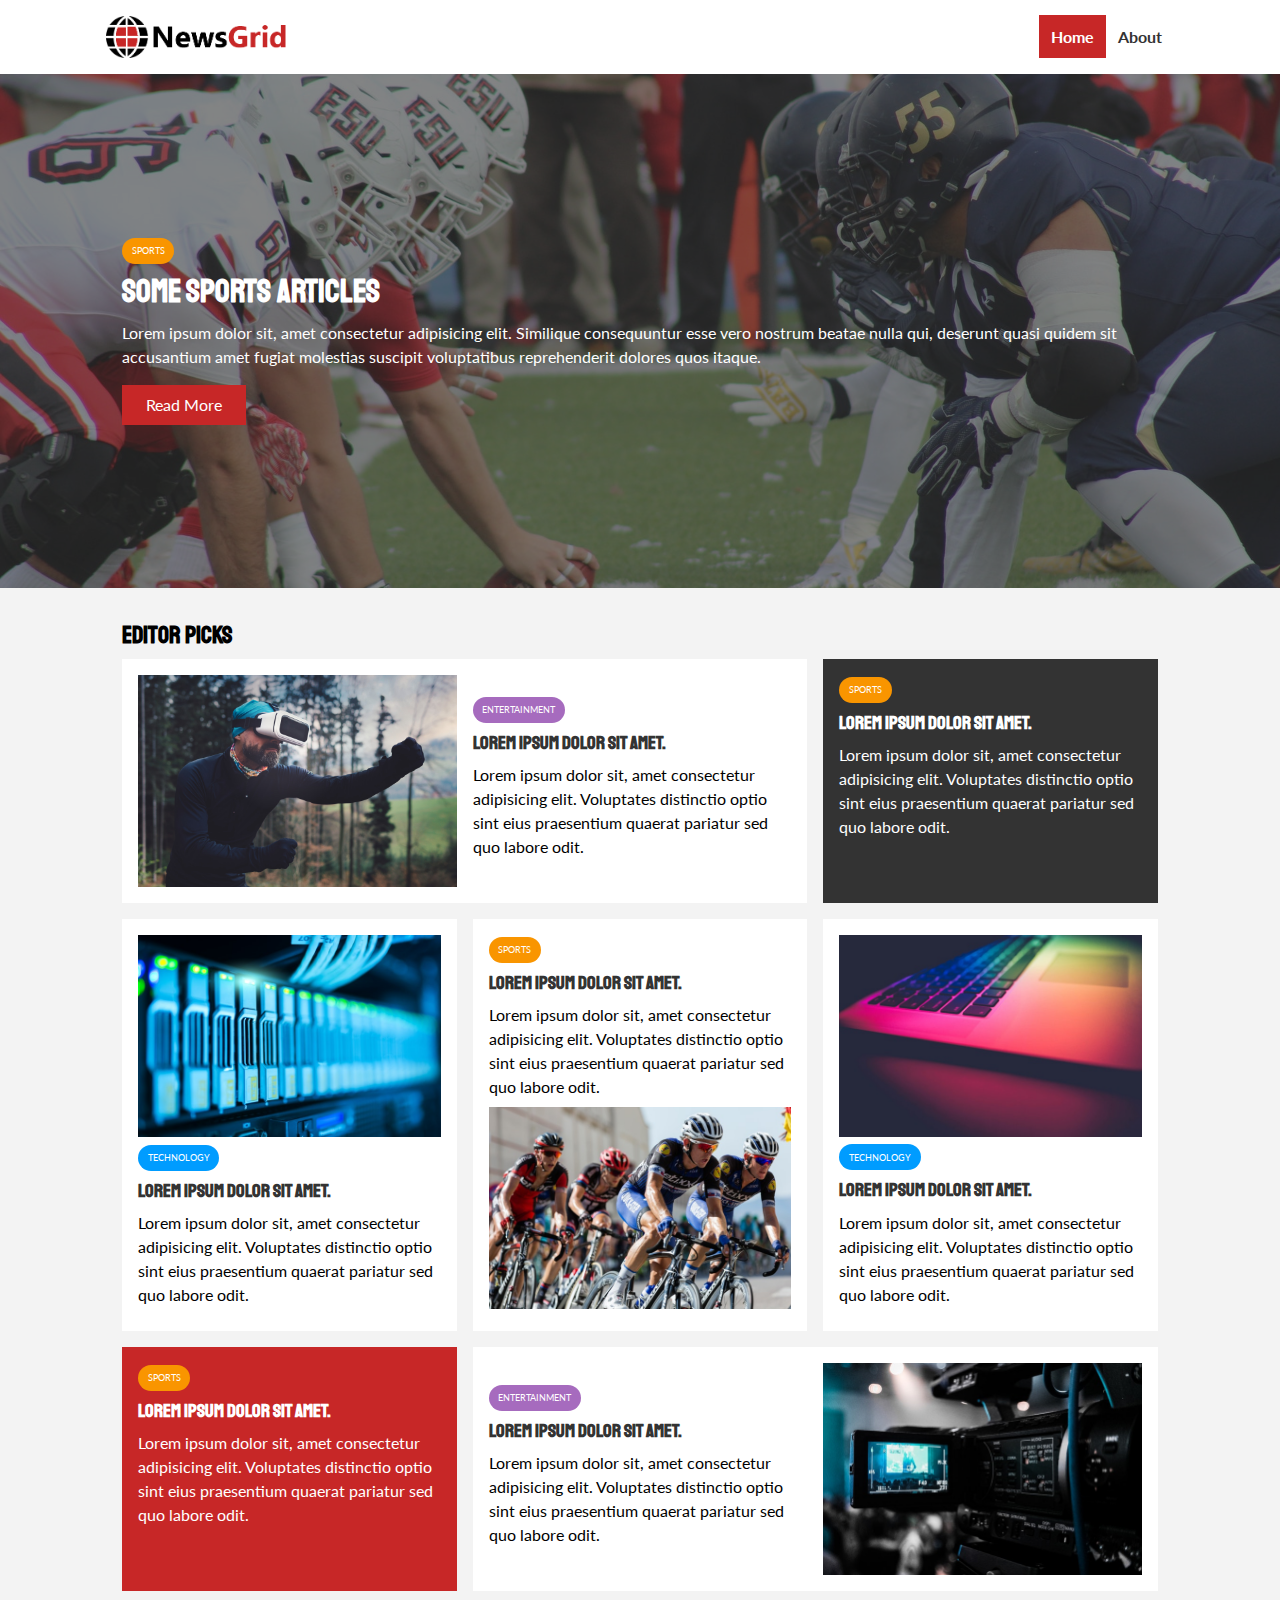
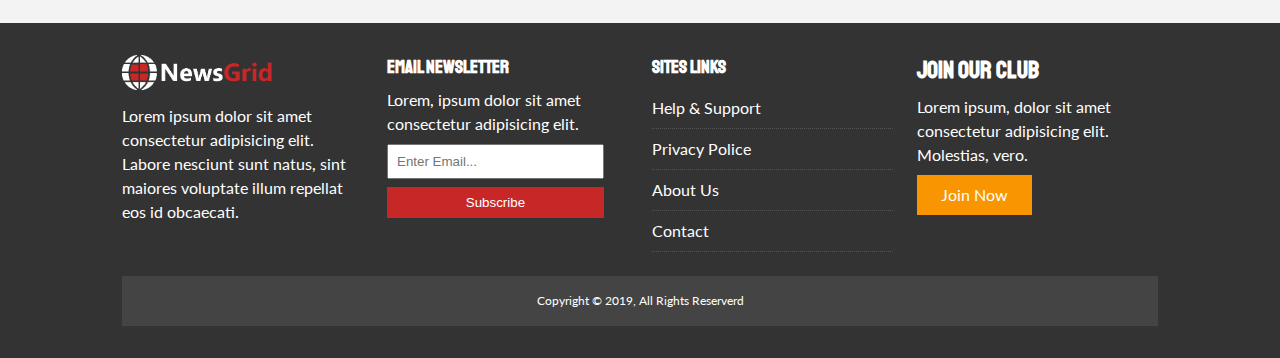
<file: index.html>
<!DOCTYPE html>
<html lang="en">

<head>
  <meta charset="UTF-8">
  <meta name="viewport" content="width=device-width, initial-scale=1.0">
  <meta http-equiv="X-UA-Compatible" content="ie=edge">
  <title>NewsGrid | Latest News</title>
  <!-- font awesome css -->
  <link rel="stylesheet" href="https://use.fontawesome.com/releases/v5.7.2/css/all.css" integrity="sha384-fnmOCqbTlWIlj8LyTjo7mOUStjsKC4pOpQbqyi7RrhN7udi9RwhKkMHpvLbHG9Sr"
    crossorigin="anonymous">
  <!-- google fonts -->
  <link href="https://fonts.googleapis.com/css?family=Lato|Staatliches" rel="stylesheet">
  <!-- css -->
  <link rel="stylesheet" href="css/style.css">
  <link rel="stylesheet" media="screen and (max-width: 768px)" href="css/mobile.css">
  <link rel="shortcut icon" href="favicon.ico" type="image/x-icon">
  <!-- favicon -->
  <link rel="shortcut icon" href="favicon.ico" type="image/x-icon">
</head>

<body>
  <!-- nav -->
  <nav id="main-nav">
    <div class="container">
      <img src="/img/logo.png" alt="NewsGrid" class="logo">
      <div class="social">
        <a href="https://facebook.com" target="_blank"><i class="fab fa-facebook fa-2x"></i></a>
        <a href="https://twitter.com"><i class="fab fa-twitter fa-2x"></i></a>
        <a href="https://instagram.com"><i class="fab fa-instagram fa-2x"></i></a>
        <a href="https://youtube.com"><i class="fab fa-youtube fa-2x"></i></a>
      </div>
      <ul>
        <li><a href="index.html" class="current">Home</a></li>
        <li><a href="about.html">About</a></li>
      </ul>
    </div>
  </nav>
  <!-- nav end -->
  <!-- showcase -->
  <header id="showcase">
    <div class="container">
      <div class="showcase-container">
        <div class="showcase-content">
          <div class="category category-sports">Sports</div>
          <h1>Some Sports Articles</h1>
          <p>Lorem ipsum dolor sit, amet consectetur adipisicing elit. Similique consequuntur esse vero nostrum beatae
            nulla qui, deserunt quasi quidem sit accusantium amet fugiat molestias suscipit voluptatibus reprehenderit
            dolores quos itaque.</p>
          <a href="article.html" class="btn btn-primary">Read More</a>
        </div>
      </div>
    </div>
  </header>
  <!-- showcase end -->
  <!-- Home Articles -->
  <section id="home-articles" class="py-2">

    <div class="container">
      <h2>Editor Picks</h2>
      <div class="articles-container">
        <article class="card p-1-bis">
          <img src="img/articles/ent1.jpg" alt="">
          <div>
            <div class="category category-ent">Entertainment</div>
            <h3>
              <a href="article.html">Lorem ipsum dolor sit amet.</a>
            </h3>
            <p>Lorem ipsum dolor sit, amet consectetur adipisicing elit. Voluptates distinctio optio sint eius
              praesentium
              quaerat pariatur sed quo labore odit.</p>
          </div>
        </article>

        <article class="card bg-dark p-1-bis">
          <div class="category category-sports">Sports</div>
          <h3>
            <a href="article.html">Lorem ipsum dolor sit amet.</a>
          </h3>
          <p>Lorem ipsum dolor sit, amet consectetur adipisicing elit. Voluptates distinctio optio sint eius
            praesentium
            quaerat pariatur sed quo labore odit.</p>
        </article>

        <article class="card p-1-bis">
          <img src="img/articles/tech1.jpg" alt="">
          <div class="category category-tech">Technology</div>
          <h3>
            <a href="article.html">Lorem ipsum dolor sit amet.</a>
          </h3>
          <p>Lorem ipsum dolor sit, amet consectetur adipisicing elit. Voluptates distinctio optio sint eius
            praesentium
            quaerat pariatur sed quo labore odit.</p>
        </article>

        <article class="card p-1-bis">
          <div class="category category-sports">Sports</div>
          <h3>
            <a href="article.html">Lorem ipsum dolor sit amet.</a>
          </h3>
          <p>Lorem ipsum dolor sit, amet consectetur adipisicing elit. Voluptates distinctio optio sint eius
            praesentium
            quaerat pariatur sed quo labore odit.</p>
          <img src="img/articles/sports1.jpg" alt="">
        </article>

        <article class="card p-1-bis">
          <img src="img/articles/tech2.jpg" alt="">
          <div class="category category-tech">Technology</div>
          <h3>
            <a href="article.html">Lorem ipsum dolor sit amet.</a>
          </h3>
          <p>Lorem ipsum dolor sit, amet consectetur adipisicing elit. Voluptates distinctio optio sint eius
            praesentium
            quaerat pariatur sed quo labore odit.</p>
        </article>

        <article class="card bg-primary p-1-bis">
          <div class="category category-sports">Sports</div>
          <h3>
            <a href="article.html">Lorem ipsum dolor sit amet.</a>
          </h3>
          <p>Lorem ipsum dolor sit, amet consectetur adipisicing elit. Voluptates distinctio optio sint eius
            praesentium
            quaerat pariatur sed quo labore odit.</p>
        </article>

        <article class="card p-1-bis">
          <div>
            <div class="category category-ent">Entertainment</div>
            <h3>
              <a href="article.html">Lorem ipsum dolor sit amet.</a>
            </h3>
            <p>Lorem ipsum dolor sit, amet consectetur adipisicing elit. Voluptates distinctio optio sint eius
              praesentium
              quaerat pariatur sed quo labore odit.</p>
          </div>
          <img src="img/articles/ent2.jpg" alt="">
        </article>
      </div>
    </div>
  </section>
  <!-- Home Articles end -->
  <!-- footer -->
  <footer id="main-footer" class="py-2">
    <div class="container footer-container">
      <div>
        <img src="img/logo_light.png" alt="NewsGrid">
        <p>Lorem ipsum dolor sit amet consectetur adipisicing elit. Labore nesciunt sunt natus, sint maiores voluptate illum repellat eos id obcaecati.</p>
      </div>
      <div>
        <h3>Email Newsletter</h3>
        <p>Lorem, ipsum dolor sit amet consectetur adipisicing elit.</p>
        <form>
          <input type="email" placeholder="Enter Email...">
          <input type="submit" value="Subscribe" class="btn btn-primary">
        </form>
      </div>
      <div>
        <h3>Sites Links</h3>
        <ul class="list">
          <li><a href="#">Help & Support</a></li>
          <li><a href="#">Privacy Police</a></li>
          <li><a href="#">About Us</a></li>
          <li><a href="#">Contact</a></li>
        </ul>
      </div>
      <div>
        <h2>Join Our Club</h2>
        <p>Lorem ipsum, dolor sit amet consectetur adipisicing elit. Molestias, vero.</p>
        <a href="#" class="btn btn-secondary">Join Now</a>
      </div>
      <div>
        <p>
          Copyright &copy; 2019, All Rights Reserverd
        </p>
      </div>
    </div>
  </footer>
</body>

</html>
</file>
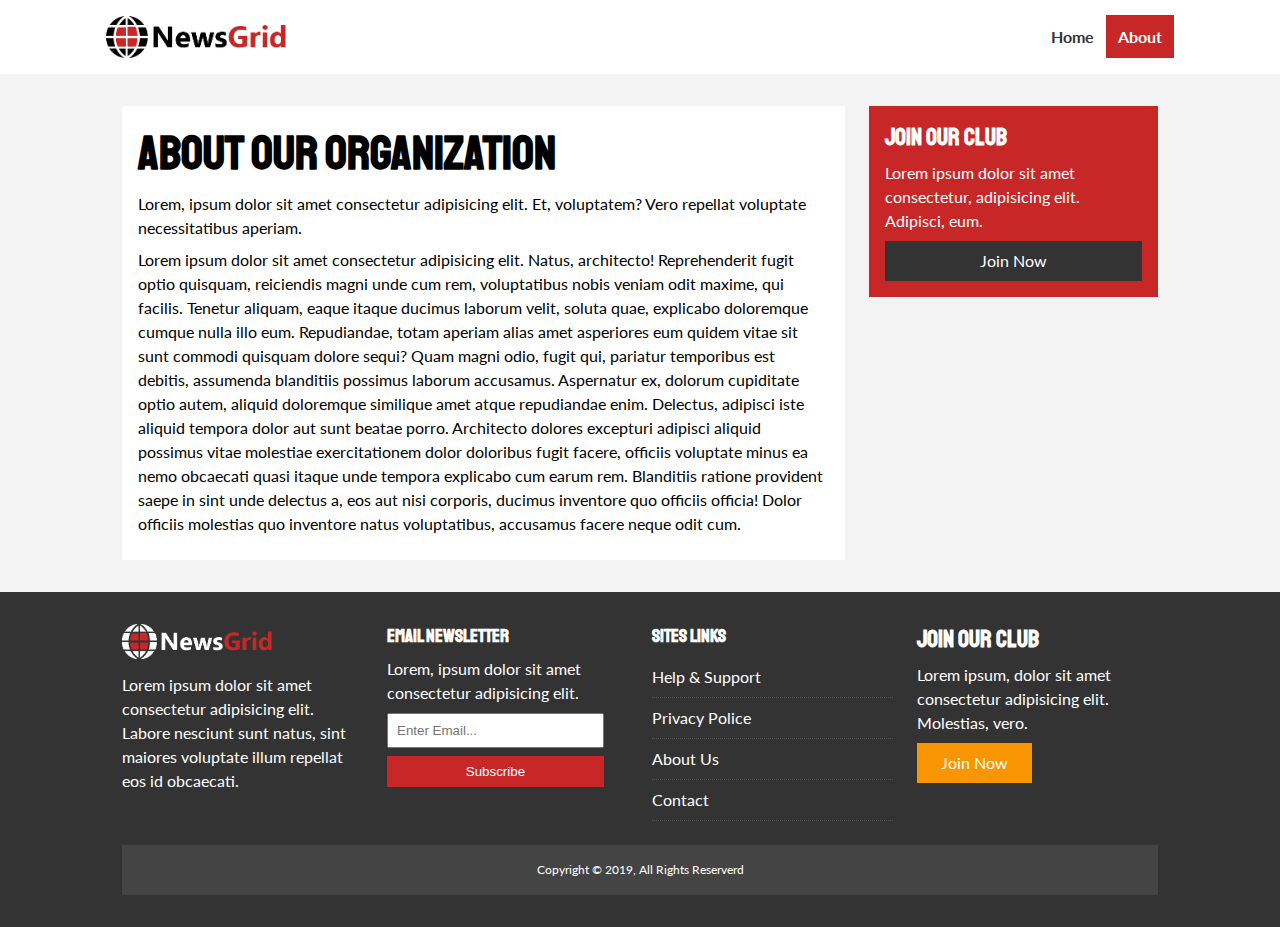
<file: about.html>
<!DOCTYPE html>
<html lang="en">

<head>
  <meta charset="UTF-8">
  <meta name="viewport" content="width=device-width, initial-scale=1.0">
  <meta http-equiv="X-UA-Compatible" content="ie=edge">
  <title>NewsGrid | About</title>
  <!-- font awesome css -->
  <link rel="stylesheet" href="https://use.fontawesome.com/releases/v5.7.2/css/all.css" integrity="sha384-fnmOCqbTlWIlj8LyTjo7mOUStjsKC4pOpQbqyi7RrhN7udi9RwhKkMHpvLbHG9Sr"
    crossorigin="anonymous">
  <!-- google fonts css -->
  <link href="https://fonts.googleapis.com/css?family=Lato|Staatliches" rel="stylesheet">
  <!-- css -->
  <link rel="stylesheet" href="css/style.css">
  <link rel="stylesheet" media="screen and (max-width: 768px)" href="css/mobile.css">
  <!-- favicon -->
  <link rel="shortcut icon" href="favicon.ico" type="image/x-icon">
</head>

<body>

  <!-- nav -->
  <nav id="main-nav">
    <div class="container">
      <img src="/img/logo.png" alt="NewsGrid" class="logo">
      <div class="social">
        <a href="https://facebook.com" target="_blank"><i class="fab fa-facebook fa-2x"></i></a>
        <a href="https://twitter.com"><i class="fab fa-twitter fa-2x"></i></a>
        <a href="https://instagram.com"><i class="fab fa-instagram fa-2x"></i></a>
        <a href="https://youtube.com"><i class="fab fa-youtube fa-2x"></i></a>
      </div>
      <ul>
        <li><a href="index.html">Home</a></li>
        <li><a href="about.html" class="current">About</a></li>
      </ul>
    </div>
  </nav>
  <!-- nav end -->
  <!-- about -->
  <section id="about">
    <div class="container">
      <div class="page-container">
        <article class="card p-1-bis">
          <h1 class="l-heading">About Our Organization</h1>
          <p>Lorem, ipsum dolor sit amet consectetur adipisicing elit. Et, voluptatem? Vero repellat voluptate
            necessitatibus aperiam.</p>
          <p>Lorem ipsum dolor sit amet consectetur adipisicing elit. Natus, architecto! Reprehenderit fugit optio
            quisquam, reiciendis magni unde cum rem, voluptatibus nobis veniam odit maxime, qui facilis. Tenetur
            aliquam, eaque itaque ducimus laborum velit, soluta quae, explicabo doloremque cumque nulla illo eum.
            Repudiandae, totam aperiam alias amet asperiores eum quidem vitae sit sunt commodi quisquam dolore sequi?
            Quam magni odio, fugit qui, pariatur temporibus est debitis, assumenda blanditiis possimus laborum
            accusamus. Aspernatur ex, dolorum cupiditate optio autem, aliquid doloremque similique amet atque
            repudiandae enim. Delectus, adipisci iste aliquid tempora dolor aut sunt beatae porro. Architecto dolores
            excepturi adipisci aliquid possimus vitae molestiae exercitationem dolor doloribus fugit facere, officiis
            voluptate minus ea nemo obcaecati quasi itaque unde tempora explicabo cum earum rem. Blanditiis ratione
            provident saepe in sint unde delectus a, eos aut nisi corporis, ducimus inventore quo officiis officia!
            Dolor officiis molestias quo inventore natus voluptatibus, accusamus facere neque odit cum.</p>
        </article>
        <aside class="car bg-primary p-1-bis">
          <h2>Join Our Club</h2>
          <p>Lorem ipsum dolor sit amet consectetur, adipisicing elit. Adipisci, eum.</p>
          <a href="#" class="btn btn-dark btn-block">Join Now</a>
        </aside>
      </div>
    </div>
  </section>
  <!-- about end -->
  <!-- footer -->
  <footer id="main-footer" class="py-2">
    <div class="container footer-container">
      <div>
        <img src="img/logo_light.png" alt="NewsGrid">
        <p>Lorem ipsum dolor sit amet consectetur adipisicing elit. Labore nesciunt sunt natus, sint maiores voluptate
          illum repellat eos id obcaecati.</p>
      </div>
      <div>
        <h3>Email Newsletter</h3>
        <p>Lorem, ipsum dolor sit amet consectetur adipisicing elit.</p>
        <form>
          <input type="email" placeholder="Enter Email...">
          <input type="submit" value="Subscribe" class="btn btn-primary">
        </form>
      </div>
      <div>
        <h3>Sites Links</h3>
        <ul class="list">
          <li><a href="#">Help & Support</a></li>
          <li><a href="#">Privacy Police</a></li>
          <li><a href="#">About Us</a></li>
          <li><a href="#">Contact</a></li>
        </ul>
      </div>
      <div>
        <h2>Join Our Club</h2>
        <p>Lorem ipsum, dolor sit amet consectetur adipisicing elit. Molestias, vero.</p>
        <a href="#" class="btn btn-secondary">Join Now</a>
      </div>
      <div>
        <p>
          Copyright &copy; 2019, All Rights Reserverd
        </p>
      </div>
    </div>
  </footer>

</body>

</html>
</file>
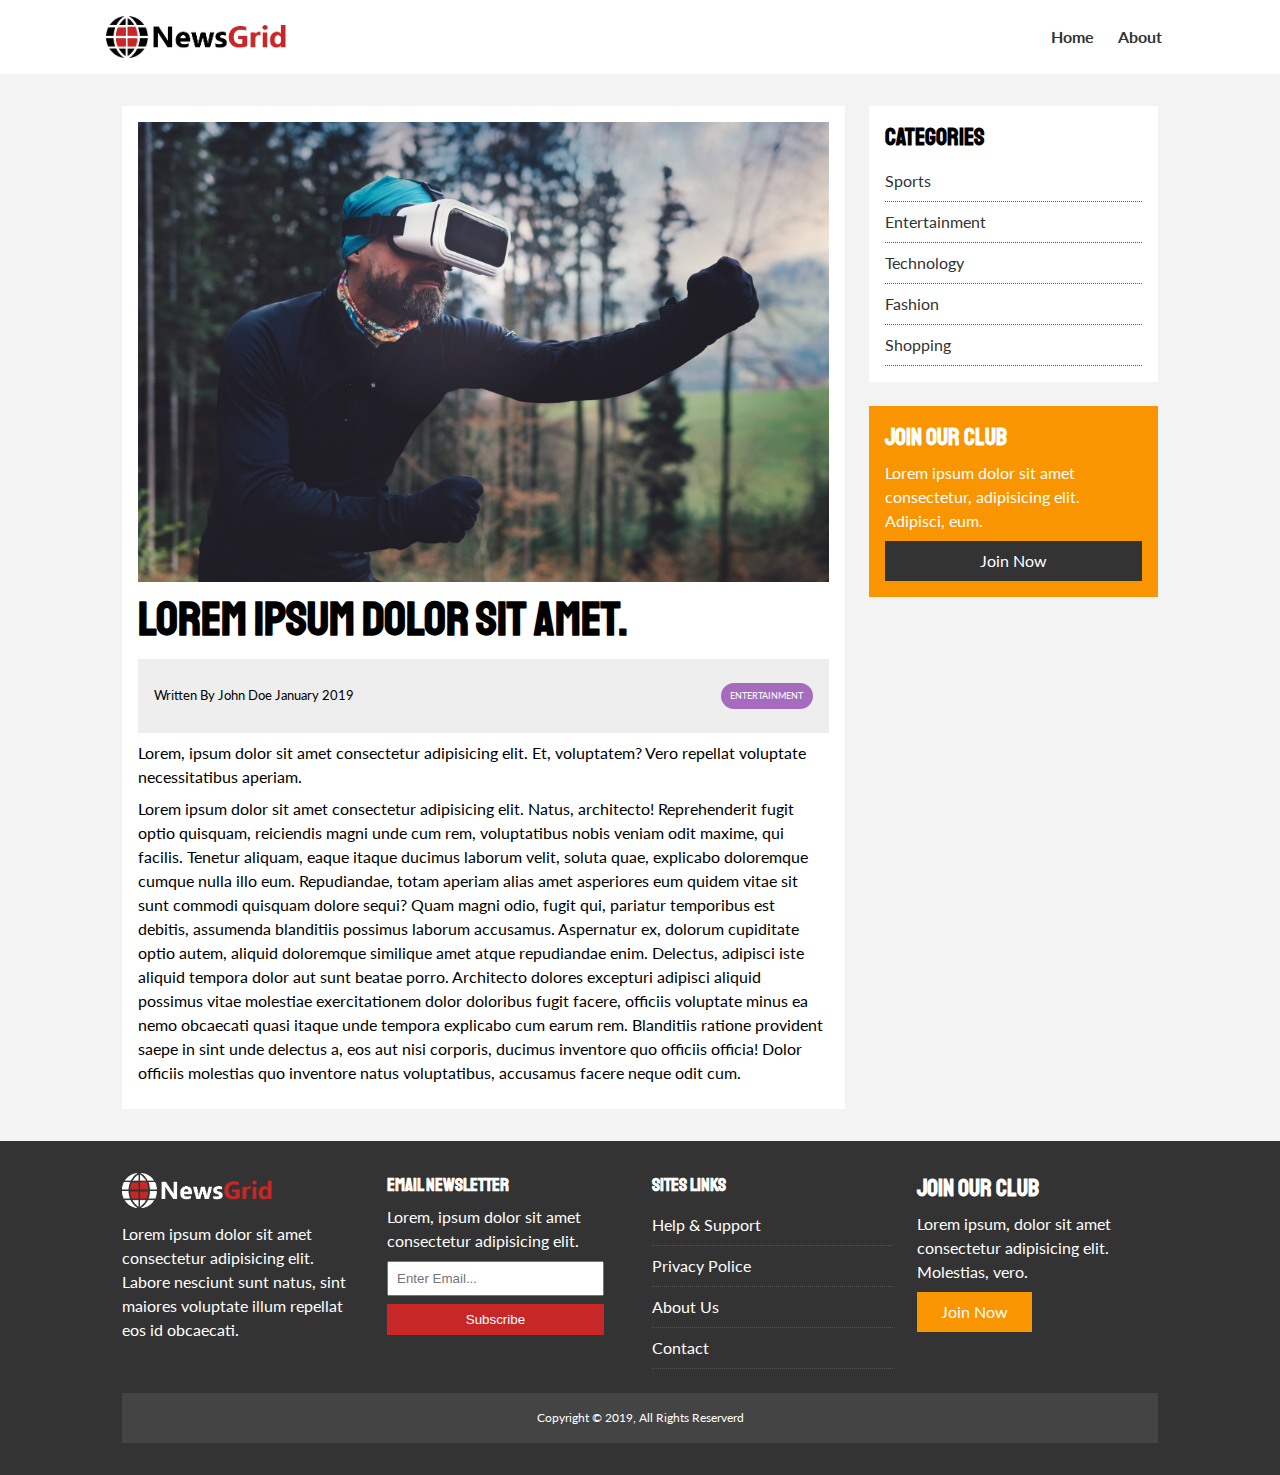
<file: article.html>
<!DOCTYPE html>
<html lang="en">

<head>
  <meta charset="UTF-8">
  <meta name="viewport" content="width=device-width, initial-scale=1.0">
  <meta http-equiv="X-UA-Compatible" content="ie=edge">
  <title>NewsGrid | Latest News</title>
  <!-- font awesome css -->
  <link rel="stylesheet" href="https://use.fontawesome.com/releases/v5.7.2/css/all.css" integrity="sha384-fnmOCqbTlWIlj8LyTjo7mOUStjsKC4pOpQbqyi7RrhN7udi9RwhKkMHpvLbHG9Sr"
    crossorigin="anonymous">
  <!-- google fonts css -->
  <link href="https://fonts.googleapis.com/css?family=Lato|Staatliches" rel="stylesheet">
  <!-- css -->
  <link rel="stylesheet" href="css/style.css">
  <link rel="stylesheet" media="screen and (max-width: 768px)" href="css/mobile.css">
  <!-- favicon -->
  <link rel="shortcut icon" href="favicon.ico" type="image/x-icon">
</head>

<body>

  <!-- nav -->
  <nav id="main-nav">
    <div class="container">
      <img src="/img/logo.png" alt="NewsGrid" class="logo">
      <div class="social">
        <a href="https://facebook.com" target="_blank"><i class="fab fa-facebook fa-2x"></i></a>
        <a href="https://twitter.com"><i class="fab fa-twitter fa-2x"></i></a>
        <a href="https://instagram.com"><i class="fab fa-instagram fa-2x"></i></a>
        <a href="https://youtube.com"><i class="fab fa-youtube fa-2x"></i></a>
      </div>
      <ul>
        <li><a href="index.html">Home</a></li>
        <li><a href="about.html">About</a></li>
      </ul>
    </div>
  </nav>
  <!-- nav end -->
  <!-- about -->
  <section id="article">
    <div class="container">
      <div class="page-container">
        <article class="card p-1-bis">
          <img src="img/articles/ent1.jpg" alt="">
          <h1 class="l-heading">Lorem ipsum dolor sit amet.</h1>
          <div class="meta p-1-bis">
            <small>
              <i class="fas fa-user"></i> Written By John Doe January 2019
            </small>
            <div class="category category-ent">Entertainment</div>
          </div>
          <p>Lorem, ipsum dolor sit amet consectetur adipisicing elit. Et, voluptatem? Vero repellat voluptate
            necessitatibus aperiam.</p>
          <p>Lorem ipsum dolor sit amet consectetur adipisicing elit. Natus, architecto! Reprehenderit fugit optio
            quisquam, reiciendis magni unde cum rem, voluptatibus nobis veniam odit maxime, qui facilis. Tenetur
            aliquam, eaque itaque ducimus laborum velit, soluta quae, explicabo doloremque cumque nulla illo eum.
            Repudiandae, totam aperiam alias amet asperiores eum quidem vitae sit sunt commodi quisquam dolore sequi?
            Quam magni odio, fugit qui, pariatur temporibus est debitis, assumenda blanditiis possimus laborum
            accusamus. Aspernatur ex, dolorum cupiditate optio autem, aliquid doloremque similique amet atque
            repudiandae enim. Delectus, adipisci iste aliquid tempora dolor aut sunt beatae porro. Architecto dolores
            excepturi adipisci aliquid possimus vitae molestiae exercitationem dolor doloribus fugit facere, officiis
            voluptate minus ea nemo obcaecati quasi itaque unde tempora explicabo cum earum rem. Blanditiis ratione
            provident saepe in sint unde delectus a, eos aut nisi corporis, ducimus inventore quo officiis officia!
            Dolor officiis molestias quo inventore natus voluptatibus, accusamus facere neque odit cum.</p>
        </article>

        <aside class="categories card p-1-bis">
          <h2>Categories</h2>
          <ul class="list">
            <li><a href="#"><i class="fas fa-chevron-right"></i> Sports</a></li>
            <li><a href="#"><i class="fas fa-chevron-right"></i>Entertainment</a></li>
            <li><a href="#"><i class="fas fa-chevron-right"></i>Technology</a></li>
            <li><a href="#"><i class="fas fa-chevron-right"></i>Fashion</a></li>
            <li><a href="#"><i class="fas fa-chevron-right"></i>Shopping</a></li>
          </ul>
        </aside>

        <aside class="car bg-secondary p-1-bis">
          <h2>Join Our Club</h2>
          <p>Lorem ipsum dolor sit amet consectetur, adipisicing elit. Adipisci, eum.</p>
          <a href="#" class="btn btn-dark btn-block">Join Now</a>
        </aside>
      </div>
    </div>
  </section>
  <!-- about end -->
  <!-- footer -->
  <footer id="main-footer" class="py-2">
    <div class="container footer-container">
      <div>
        <img src="img/logo_light.png" alt="NewsGrid">
        <p>Lorem ipsum dolor sit amet consectetur adipisicing elit. Labore nesciunt sunt natus, sint maiores voluptate
          illum repellat eos id obcaecati.</p>
      </div>
      <div>
        <h3>Email Newsletter</h3>
        <p>Lorem, ipsum dolor sit amet consectetur adipisicing elit.</p>
        <form>
          <input type="email" placeholder="Enter Email...">
          <input type="submit" value="Subscribe" class="btn btn-primary">
        </form>
      </div>
      <div>
        <h3>Sites Links</h3>
        <ul class="list">
          <li><a href="#">Help & Support</a></li>
          <li><a href="#">Privacy Police</a></li>
          <li><a href="#">About Us</a></li>
          <li><a href="#">Contact</a></li>
        </ul>
      </div>
      <div>
        <h2>Join Our Club</h2>
        <p>Lorem ipsum, dolor sit amet consectetur adipisicing elit. Molestias, vero.</p>
        <a href="#" class="btn btn-secondary">Join Now</a>
      </div>
      <div>
        <p>
          Copyright &copy; 2019, All Rights Reserverd
        </p>
      </div>
    </div>
  </footer>


</body>

</html>
</file>
<file: css/style.css>
:root {
  --primary-color: #c72727;
  --secondary-color: #f99500;
  --light-color: #f3f3f3;
  --dark-color: #333333;
  --white-color: #fff;
  --max-width: 1100px;
}

.category {
  --sports-color: #f99500;
  --ent-color: #a66bbe;
  --tech-color: #009cff;
}

html {
  box-sizing: border-box;
}

*,
*::before,
*::after {
  margin: 0;
  padding: 0;
  box-sizing: inherit;
}

body {
  font-family: 'Lato', sans-serif;
  line-height: 1.5;
  background: var(--light-color);
}

a {
  color: var(--dark-color);
  text-decoration: none;
}

ul {
  list-style: none;
}

p {
  margin: 0.5rem 0;
}

img {
  width: 100%;
}

h1,
h2,
h3,
h4,
h5,
h6 {
  font-family: 'Staatliches', cursive;
  margin-bottom: 0.5rem;
  line-height: 1.3;
}


/* Utility */

.container {
  max-width: var(--max-width);
  margin: auto;
  padding: 0 2rem;
  overflow: inherit;
}

.category {
  display: inline-block;
  color: var(--white-color);
  font-size: 0.55rem;
  text-transform: uppercase;
  padding: 0.4rem 0.6rem;
  border-radius: 15px;
  margin-bottom: 0.5rem;
}

.category-sports { background: var(--sports-color);
 }
.category-ent { background: var(--ent-color);
}
.category-tech { background: var(--tech-color);
 }

.btn {
  display: inline-block;
  border: none;
  background: var(--dark-color);
  color: var(--white-color);
  padding: 0.5rem 1.5rem;
}

.btn-light { background: var(--light-color); }
.btn-primary { background: var(--primary-color); }
.btn-secondary { background: var(--secondary-color); }

.btn-block {
  display: block;
  width: 100%;
  text-align: center;
}

.btn:hover {
  opacity: 0.9;
}

.card {
  background: var(--white-color);
}

.bg-primary {
  background: var(--primary-color);
  color: var(--white-color); 
}

.bg-secondary {
  background: var(--secondary-color);
  color: var(--white-color); 
}

.bg-dark {
  background: var(--dark-color);
  color: var(--white-color); 
}

.bg-dark h1,
.bg-dark h2,
.bg-dark h3,
.bg-dark a,
.bg-primary h1,
.bg-primary h2,
.bg-primary h3,
.bg-primary a,
.bg-secondary h1,
.bg-secondary h2,
.bg-secondary h3,
.bg-secondary a
  {
  color: var(--white-color);
}

.py-1 { padding: 1.5rem 0; }
.py-2 { padding: 2rem 0; }
.py-3 { padding: 3rem 0; }

.p-1 { padding: 1.5rem; }
.p-2 { padding: 2rem; }
.p-3 { padding: 3rem; }

.p-1-bis {
  padding: 1rem;
}

.l-heading {
  font-size: 3rem;
}

.list li {
  padding: 0.5rem 0;
  border-bottom: 1px dotted #555;
}

.list li a:hover {
  color: var(--primary-color) !important;
}

/* Inner page container */
.page-container {
  display: grid;
  grid-template-columns: 5fr 2fr;
  grid-gap: 1.5rem;
  margin: 2rem 0;
}

.page-container > *:first-child {
  grid-row: 1 / span 3;
}

/* Navigation */

#main-nav {
  background: var(--white-color);
  position: sticky;
  top: 0;
  z-index: 2;
}

#main-nav .container {
  display: grid;
  grid-template-columns: 6fr 3fr 2fr;
  padding: 1rem;
  align-items: center;
}

#main-nav .logo {
  width: 180px;
}

#main-nav ul {
  justify-self: end;
  display: flex;
}

#main-nav ul li a {
  padding: 0.75rem;
  font-weight: bold;
}

#main-nav ul li a.current {
  background: var(--primary-color);
  color: var(--white-color);
}

#main-nav ul li a:hover {
  background: var(--light-color);
  color: var(--dark-color);
}

#main-nav .social {
  justify-self: center;  
}

#main-nav .social .fab {
  color: #777777;
  margin-right: 0.5rem;
}

/* Showcase */

#showcase {
  color: var(--white-color);
  background: var(--dark-color);
  padding: 2rem;
  position: relative;
}

#showcase::before {
  content: '';
  background: url('../img/featured.jpg') center center/cover no-repeat;
  position: absolute;
  top: 0;
  left: 0;
  width: 100%;
  height: 100%;
  opacity: 0.4;
}

#showcase .showcase-container {
  display: grid;
  grid-template-columns: repeat(2, 1fr)
  justify-content: center;
  align-items: center;
  height: 50vh;
}

#showcase .showcase-content {
  z-index: 1;
}

#showcase .showcase-content p {
  margin-bottom: 1rem;
}

/* Home Article */

#home-articles .articles-container {
  display: grid;
  grid-template-columns: repeat(3, 1fr);
  grid-gap: 1rem;
}

#home-articles .articles-container > *:first-child,
#home-articles .articles-container > *:last-child {
  display: grid;
  grid-template-columns: repeat(2, 1fr);
  grid-gap: 1rem;
  align-items: center;
  grid-column: 1 / span 2;
}

#home-articles .articles-container>*:last-child {
  grid-column: 2 / span 2;
}

/* article */
#article .meta {
  display: flex;
  justify-content: space-between;
  align-items: center;
  background: #eee;
}

#article .meta .category {
  margin-top: 0.5rem; 
}

/* footer */

#main-footer {
  background: var(--dark-color);
  color: var(--white-color);
}

#main-footer img {
  width: 150px;
}

#main-footer a {
  color: var(--white-color);
}

#main-footer .footer-container {
  display: grid;
  grid-template-columns: repeat(4, 1fr);
  grid-gap: 1.5rem;
}

#main-footer .footer-container > *:last-child {
  background: #444444;
  grid-column: 1 / span 4;
  padding: 0.5rem;
  text-align: center;
  font-size: 0.75rem;
}

#main-footer .footer-container input[type='email'] {
  width: 90%;
  padding: 0.5rem;
  margin-bottom: 0.5rem;
}

#main-footer .footer-container input[type='submit'] {
  width: 90%;
}
</file>
<file: css/mobile.css>
/* Navigation */

#main-nav .social {
  display: none;
}

#main-nav .container {
  grid-template-columns: 1fr;
  grid-gap: 1.2rem;
}

#main-nav ul,
#main-nav .logo {
  justify-self: center;
}

#main-nav ul li a {
  padding: 0.5rem;
}

#home-articles .articles-container {
  grid-template-columns: repeat(2, 1fr);
}

#home-articles .articles-container > *:first-child,
#home-articles .articles-container>*:last-child {
  grid-template-columns: 1fr;
  grid-column: 1;
}

@media (max-width: 600px) {
  /* Stack Grid items */
  #showcase .showcase-container,
  #home-articles .articles-container,
  #main-footer .footer-container {
    grid-template-columns: 1fr;
  }

  #main-footer .footer-container > *:last-child {
    grid-column: 1;
  }

  #main-footer .footer-container > *:first-child,
  #main-footer .footer-container>*:nth-child(2) {
    border-bottom: 1px dotted #444;
    padding-bottom: 1rem;
  }
/* 
  #main-footer .footer-container > *:nth-child(3), 
  #main-footer .footer-container>*:nth-child(4) {
    border: none;
  } */

  .page-container {
    grid-template-columns: 1fr;
    text-align: center;
  }

  .page-container>*:first-child {
    grid-row: 1;
  }

  .l-heading {
    font-size: 2rem;
  }
}
</file>
